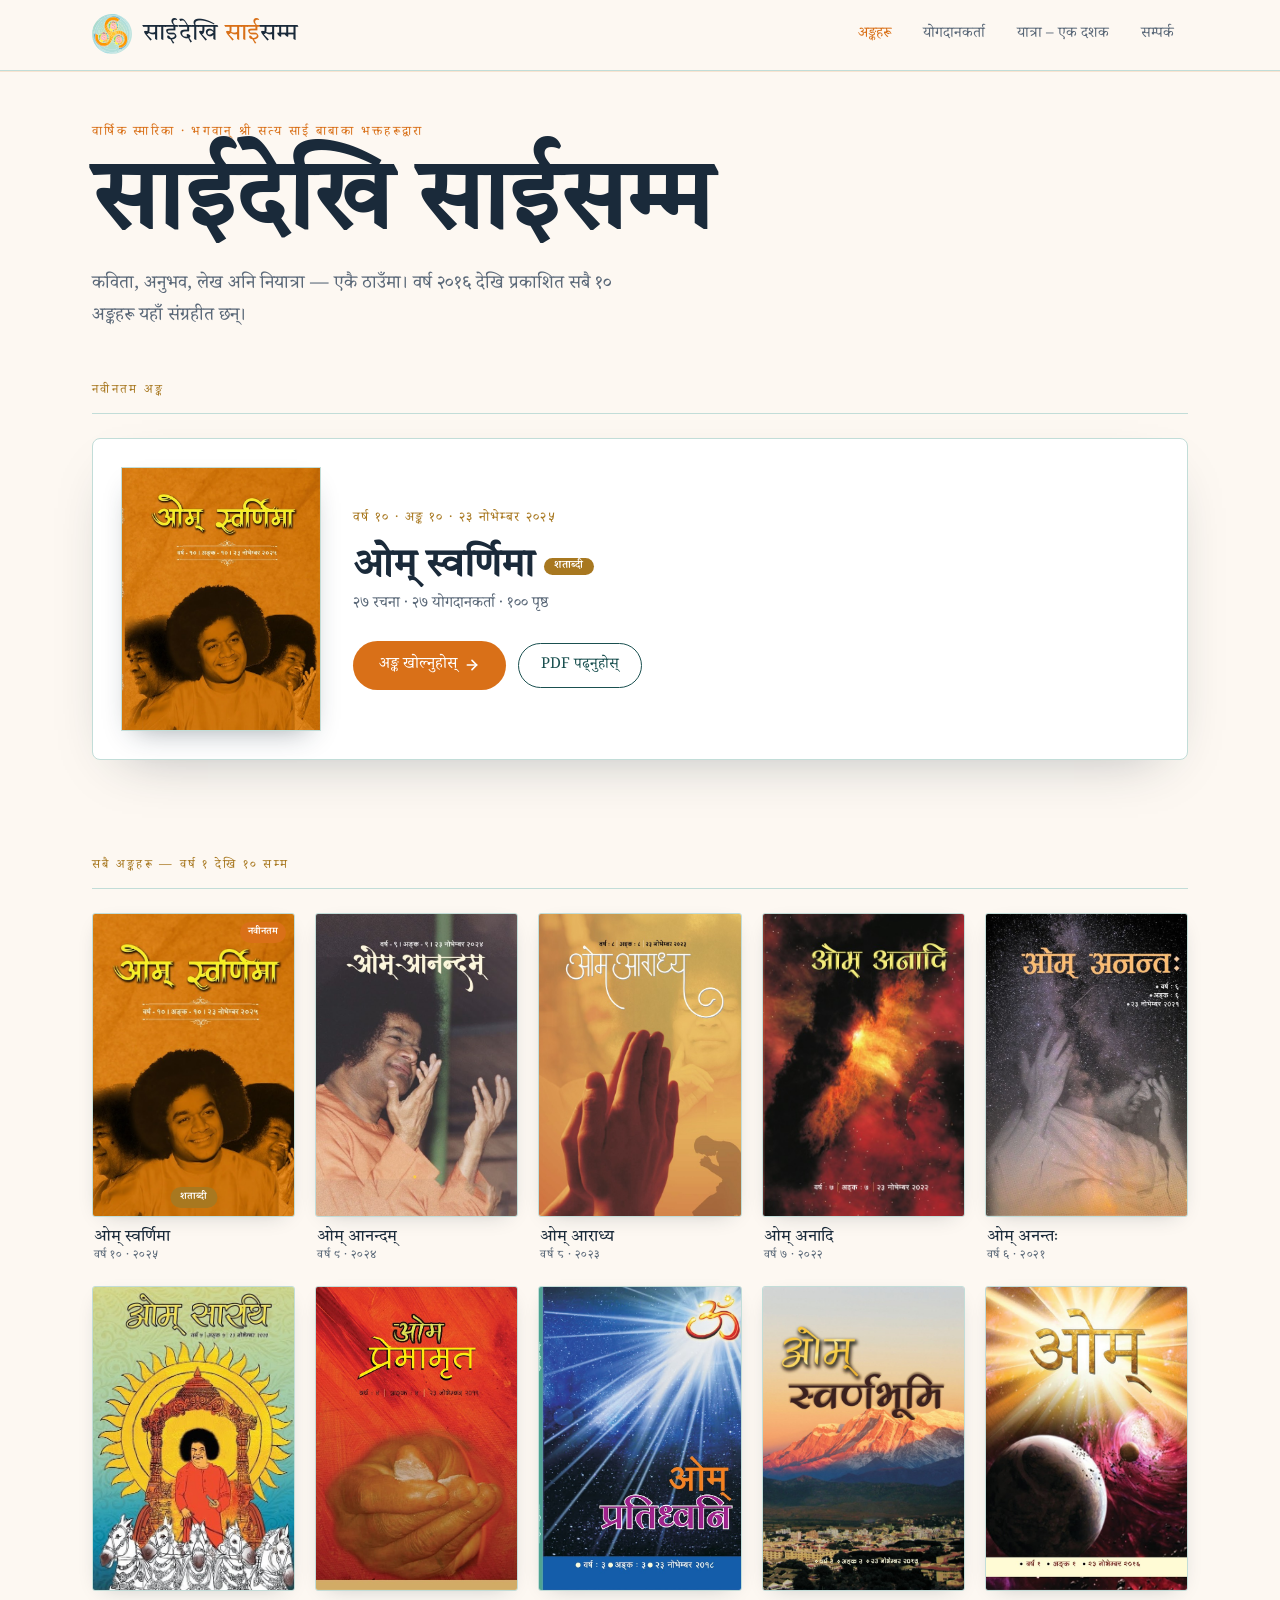
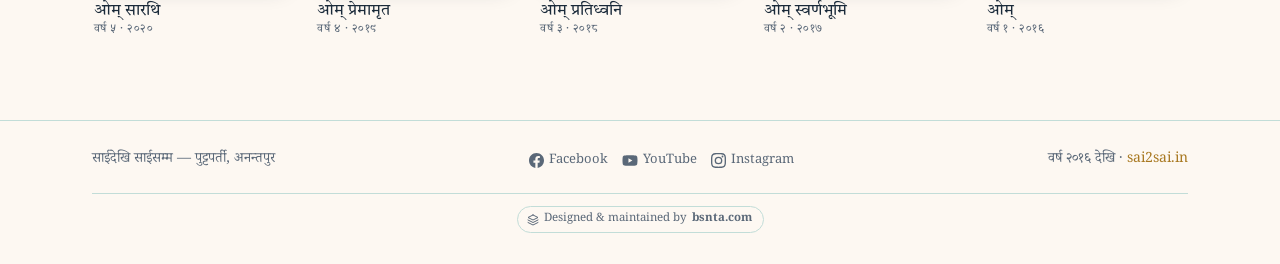
<file: index.html>
<!DOCTYPE html>
<html lang="ne">
<head>
<!-- Google tag (gtag.js) -->
<script async src="https://www.googletagmanager.com/gtag/js?id=G-MQ3K1KY49F"></script>
<script>
  window.dataLayer = window.dataLayer || [];
  function gtag(){dataLayer.push(arguments);}
  gtag('js', new Date());

  gtag('config', 'G-MQ3K1KY49F');
</script>
<meta charset="UTF-8"/>
<meta name="viewport" content="width=device-width, initial-scale=1.0, viewport-fit=cover"/>
<meta name="description" content="साईदेखि साईसम्मको वार्षिक स्मारिका — भगवान् श्री सत्य साई बाबाका भक्तहरूका कविता, अनुभव, लेख अनि नियात्राको संग्रह। वर्ष २०१६ देखि प्रकाशित।"/>
<title>साईदेखि साईसम्म · sai2sai</title>
<link rel="canonical" href="https://www.sai2sai.in/">
<link rel="icon" type="image/png" href="logo/icon-192.png">
<link rel="apple-touch-icon" href="logo/icon-192.png">
<link rel="manifest" href="site.webmanifest">
<meta name="theme-color" content="#FDF8F2">
<meta name="apple-mobile-web-app-title" content="sai2sai">
<meta name="apple-mobile-web-app-capable" content="yes">
<meta name="apple-mobile-web-app-status-bar-style" content="default">
<!-- Open Graph -->
<meta property="og:type" content="website">
<meta property="og:url" content="https://www.sai2sai.in/">
<meta property="og:locale" content="ne_NP">
<meta property="og:title" content="साईदेखि साईसम्म">
<meta property="og:description" content="साईदेखि साईसम्मको वार्षिक स्मारिका — भगवान् श्री सत्य साई बाबाका भक्तहरूका कविता, अनुभव, लेख अनि नियात्राको संग्रह। वर्ष २०१६ देखि प्रकाशित।">
<meta property="og:image" content="https://www.sai2sai.in/covers/v10.jpg">
<meta property="og:image:width" content="800">
<meta property="og:image:height" content="1200">
<meta property="og:site_name" content="साईदेखि साईसम्म">
<!-- Twitter Card -->
<meta name="twitter:card" content="summary_large_image">
<meta name="twitter:title" content="साईदेखि साईसम्म">
<meta name="twitter:description" content="साईदेखि साईसम्मको वार्षिक स्मारिका — भगवान् श्री सत्य साई बाबाका भक्तहरूका कविता, अनुभव, लेख अनि नियात्राको संग्रह।">
<meta name="twitter:image" content="https://www.sai2sai.in/covers/v10.jpg">
<!-- Structured data -->
<script type="application/ld+json">
{
  "@context": "https://schema.org",
  "@type": "WebSite",
  "name": "साईदेखि साईसम्म",
  "alternateName": "sai2sai",
  "url": "https://www.sai2sai.in/",
  "description": "साईदेखि साईसम्मको वार्षिक स्मारिका — भगवान् श्री सत्य साई बाबाका भक्तहरूका कविता, अनुभव, लेख अनि नियात्राको संग्रह। वर्ष २०१६ देखि प्रकाशित।",
  "inLanguage": "ne",
  "publisher": {
    "@type": "Organization",
    "name": "साईदेखि साईसम्म",
    "url": "https://www.sai2sai.in/",
    "logo": {
      "@type": "ImageObject",
      "url": "https://www.sai2sai.in/logo/icon-512.png"
    },
    "sameAs": [
      "https://facebook.com/saidekhisaisamma",
      "https://www.instagram.com/saidekhisaisamma",
      "https://youtube.com/channel/UC_L3Y7owzCub3SPw7At1MWw"
    ]
  }
}
</script>
<link rel="preload" href="css/styles.css" as="style">
<link rel="preconnect" href="https://fonts.googleapis.com">
<link rel="preconnect" href="https://fonts.gstatic.com" crossorigin>
<link href="https://fonts.googleapis.com/css2?family=Tiro+Devanagari+Hindi:ital@0;1&family=Noto+Serif+Devanagari:wght@400;500;600;700&family=Fraunces:opsz,wght@9..144,500;9..144,600&display=swap" rel="stylesheet">
<link rel="stylesheet" href="css/styles.css">
</head>
<body>
<header class="site">
  <div class="site-in">
    <button class="brand" onclick="go('shelf')" aria-label="गृहपृष्ठ">
      <span class="logo-mark" aria-hidden="true"><img src="logo/sai2sai-opt.svg" width="40" height="40" alt=""></span>
      <span class="mark">साईदेखि <span class="two">साई</span>सम्म</span>
    </button>
    <nav class="site-nav" aria-label="मुख्य नेभिगेसन">
      <button class="nav-tab" data-view="shelf" onclick="go('shelf')">अङ्कहरू</button>
      <button class="nav-tab" data-view="allContributors" onclick="go('allContributors',{authorIdx:0})">योगदानकर्ता</button>
      <button class="nav-tab" data-view="journey" onclick="go('journey')"><span class="nav-journey-label">यात्रा – एक दशक</span><span class="nav-journey-short">यात्रा</span></button>
      <button class="nav-tab" data-view="contact" onclick="go('contact')">सम्पर्क</button>
    </nav>
  </div>
</header>

<main id="app" style="min-height:72vh"></main>

<footer class="site">
  <div class="wrap">
    <span>साईदेखि साईसम्म — पुट्टपर्ती, अनन्तपुर</span>
    <nav class="footer-social" aria-label="सामाजिक सञ्जाल">
      <a href="https://facebook.com/saidekhisaisamma" target="_blank" rel="noopener" aria-label="Facebook">
        <svg width="15" height="15" viewBox="0 0 24 24" fill="currentColor" aria-hidden="true"><path d="M24 12.073c0-6.627-5.373-12-12-12s-12 5.373-12 12c0 5.99 4.388 10.954 10.125 11.854v-8.385H7.078v-3.47h3.047V9.43c0-3.007 1.792-4.669 4.533-4.669 1.312 0 2.686.235 2.686.235v2.953H15.83c-1.491 0-1.956.925-1.956 1.874v2.25h3.328l-.532 3.47h-2.796v8.385C19.612 23.027 24 18.062 24 12.073z"/></svg>
        Facebook
      </a>
      <a href="https://youtube.com/channel/UC_L3Y7owzCub3SPw7At1MWw" target="_blank" rel="noopener" aria-label="YouTube">
        <svg width="16" height="15" viewBox="0 0 24 24" fill="currentColor" aria-hidden="true"><path d="M23.498 6.186a3.016 3.016 0 0 0-2.122-2.136C19.505 3.545 12 3.545 12 3.545s-7.505 0-9.377.505A3.017 3.017 0 0 0 .502 6.186C0 8.07 0 12 0 12s0 3.93.502 5.814a3.016 3.016 0 0 0 2.122 2.136c1.871.505 9.376.505 9.376.505s7.505 0 9.377-.505a3.015 3.015 0 0 0 2.122-2.136C24 15.93 24 12 24 12s0-3.93-.502-5.814zM9.545 15.568V8.432L15.818 12l-6.273 3.568z"/></svg>
        YouTube
      </a>
      <a href="https://www.instagram.com/saidekhisaisamma" target="_blank" rel="noopener" aria-label="Instagram">
        <svg width="15" height="15" viewBox="0 0 24 24" fill="currentColor" aria-hidden="true"><path d="M12 2.163c3.204 0 3.584.012 4.85.07 3.252.148 4.771 1.691 4.919 4.919.058 1.265.069 1.645.069 4.849 0 3.205-.012 3.584-.069 4.849-.149 3.225-1.664 4.771-4.919 4.919-1.266.058-1.644.07-4.85.07-3.204 0-3.584-.012-4.849-.07-3.26-.149-4.771-1.699-4.919-4.92-.058-1.265-.07-1.644-.07-4.849 0-3.204.013-3.583.07-4.849.149-3.227 1.664-4.771 4.919-4.919 1.266-.057 1.645-.069 4.849-.069zm0-2.163c-3.259 0-3.667.014-4.947.072-4.358.2-6.78 2.618-6.98 6.98C.014 8.333 0 8.741 0 12c0 3.259.014 3.668.072 4.948.2 4.358 2.618 6.78 6.98 6.98C8.333 23.986 8.741 24 12 24c3.259 0 3.668-.014 4.948-.072 4.354-.2 6.782-2.618 6.979-6.98.059-1.28.073-1.689.073-4.948 0-3.259-.014-3.667-.072-4.947-.196-4.354-2.617-6.78-6.979-6.98C15.668.014 15.259 0 12 0zm0 5.838a6.162 6.162 0 1 0 0 12.324 6.162 6.162 0 0 0 0-12.324zM12 16a4 4 0 1 1 0-8 4 4 0 0 1 0 8zm6.406-11.845a1.44 1.44 0 1 0 0 2.881 1.44 1.44 0 0 0 0-2.881z"/></svg>
        Instagram
      </a>
    </nav>
    <span>वर्ष २०१६ देखि · <a href="http://www.sai2sai.in" target="_blank" rel="noopener">sai2sai.in</a></span>
    <div class="footer-designer">
      <a class="designer-pill" href="https://bsnta.com" target="_blank" rel="noopener" aria-label="Designed &amp; maintained by bsnta.com">
        <svg width="12" height="12" viewBox="0 0 24 24" fill="none" stroke="currentColor" stroke-width="2" stroke-linecap="round" stroke-linejoin="round" aria-hidden="true"><path d="M12 2L2 7l10 5 10-5-10-5z"/><path d="M2 17l10 5 10-5"/><path d="M2 12l10 5 10-5"/></svg>
        Designed &amp; maintained by <strong>bsnta.com</strong>
      </a>
    </div>
  </div>
</footer>

<!-- Data -->
<script src="js/data.js"></script>
<!-- Helpers (depends on data) -->
<script src="js/helpers.js"></script>
<!-- Views (depend on data + helpers) -->
<script src="js/views/shelf.js"></script>
<script src="js/views/volume.js"></script>
<script src="js/views/contributors.js"></script>
<script src="js/views/all-contributors.js"></script>
<script src="js/views/journey.js"></script>
<script src="js/views/pdf.js"></script>
<script src="js/views/contact.js"></script>
<!-- State, router, and app init (depends on everything above) -->
<script src="js/state.js"></script>
<script>
if('serviceWorker' in navigator){
  window.addEventListener('load', () => navigator.serviceWorker.register('/sw.js'));
}
</script>
</body>
</html>
</file>
<file: css/styles.css>
:root{
  --paper:#FDF8F2; --paper2:#EDF5F3; --card:#FFFFFF; --ink:#1A2A3A; --soft:#5A6878;
  --kumkum:#D97018; --indigo:#1A5050; --gold:#A87820; --line:#C2DDD8;
  --leaf:#3A8A50; --plum:#7040A0; --sky:#2870B8;
  --faint:rgba(26,42,58,.04);
}
*{box-sizing:border-box}
html{scroll-behavior:smooth}
body{margin:0;background:var(--paper);color:var(--ink);
  font-family:"Noto Serif Devanagari",serif;font-size:17.5px;line-height:1.7;-webkit-font-smoothing:antialiased}
@media(prefers-reduced-motion:reduce){html{scroll-behavior:auto}*{animation:none!important;transition:none!important}}
:focus-visible{outline:2px solid var(--kumkum);outline-offset:3px;border-radius:2px}
.deva-display{font-family:"Tiro Devanagari Hindi","Noto Serif Devanagari",serif}
.wrap{max-width:1140px;margin:0 auto;padding:0 22px}

/* ── Header ── */
header.site{
  border-bottom:2px solid var(--line);
  border-bottom-color:transparent;
  background:rgba(253,248,242,.96);
  backdrop-filter:blur(10px);
  position:sticky;top:0;z-index:200;
  box-shadow:0 1px 0 0 var(--line), 0 2px 0 0 rgba(217,112,24,.15);
}
.site-in{display:flex;align-items:center;justify-content:space-between;gap:14px;
  max-width:1140px;margin:0 auto;padding:14px 22px;flex-wrap:wrap}
.brand{display:flex;align-items:center;gap:11px;background:none;border:none;cursor:pointer;
  color:inherit;padding:0;font-family:inherit}
.logo-mark{flex-shrink:0;display:flex;align-items:center}
.mark{font-family:"Tiro Devanagari Hindi","Noto Serif Devanagari",serif;font-size:clamp(17px,2.2vw,24px);letter-spacing:.3px}
.mark .two{color:var(--kumkum)}
.mark-sub{font-family:"Tiro Devanagari Hindi",serif;font-size:18px;color:var(--indigo);
  border-left:1px solid var(--line);padding-left:11px;margin-left:2px}

/* ── Footer ── */
footer.site{border-top:1px solid var(--line);padding:28px 0;color:var(--soft);font-size:14px}
footer.site .wrap{display:flex;justify-content:space-between;align-items:center;gap:12px;flex-wrap:wrap}
footer a{color:var(--gold);text-decoration:none}
footer a:hover{text-decoration:underline}
.footer-social{display:flex;gap:14px;align-items:center}
.footer-social a{color:var(--soft);display:inline-flex;align-items:center;gap:5px;
  font-size:13px;transition:color .15s;text-decoration:none!important}
.footer-social a:hover{color:var(--kumkum)}
.footer-social svg{flex-shrink:0}

.designer-pill{display:inline-flex;align-items:center;gap:5px;font-size:11.5px;
  color:var(--soft);text-decoration:none!important;border:1px solid var(--line);
  border-radius:20px;padding:3px 11px 3px 9px;transition:background .15s,color .15s,border-color .15s}
.designer-pill:hover{background:rgba(168,120,32,.07);color:var(--gold)!important;border-color:var(--gold)}
.footer-designer{width:100%;text-align:center;margin-top:8px;padding-top:12px;border-top:1px solid var(--line)}

/* ── Genre chips ── */
.chip{display:inline-block;font-size:12.5px;line-height:1;padding:5px 10px 6px;
  border-radius:100px;letter-spacing:.02em;white-space:nowrap;
  font-family:"Noto Serif Devanagari",serif;font-weight:500}
.g-लेख{background:rgba(26,80,80,.10);color:var(--indigo)}
.g-कविता{background:rgba(217,112,24,.10);color:var(--kumkum)}
.g-अनुभव{background:rgba(58,138,80,.13);color:var(--leaf)}
.g-चिन्तन{background:rgba(168,120,32,.15);color:#8a6818}
.g-नियात्रा{background:rgba(40,112,184,.12);color:var(--sky)}
.g-अन्तर्वार्ता{background:rgba(112,64,160,.12);color:var(--plum)}
.g-सम्पादकीय,.g-प्रकाशकीय{background:rgba(90,104,120,.12);color:var(--soft)}

/* ── Buttons ── */
.btn{font-family:"Noto Serif Devanagari",serif;font-size:16px;background:var(--kumkum);
  color:#fff;border:none;padding:12px 26px;border-radius:100px;cursor:pointer;transition:.16s;
  display:inline-flex;align-items:center;gap:7px;text-decoration:none}
.btn:hover{background:#b85e10}
.btn-outline{font-family:"Noto Serif Devanagari",serif;font-size:15px;background:none;
  color:var(--indigo);border:1.5px solid var(--indigo);padding:10px 22px;border-radius:100px;
  cursor:pointer;transition:.16s;display:inline-flex;align-items:center;gap:6px;text-decoration:none}
.btn-outline:hover{background:var(--indigo);color:#fff}
.pdfbtn{font-family:"Noto Serif Devanagari",serif;font-size:15px;background:var(--indigo);
  color:#fff;border:none;padding:10px 22px;border-radius:100px;cursor:pointer;
  text-decoration:none;display:inline-flex;align-items:center;gap:6px}
.pdfbtn:hover{background:#0f3838}
button svg,a svg{vertical-align:-0.125em;flex-shrink:0}
.btn-row{display:flex;gap:12px;flex-wrap:wrap;align-items:center}
.back{background:none;border:none;color:var(--kumkum);font-family:"Noto Serif Devanagari",serif;
  font-size:15px;cursor:pointer;padding:4px 0;display:inline-flex;align-items:center;gap:4px}
.back:hover{text-decoration:underline}

/* ── Animation ── */
.fade{animation:fadeIn .34s ease}
@keyframes fadeIn{from{opacity:0;transform:translateY(6px)}to{opacity:1;transform:none}}

/* ══════════════ SHELF ══════════════ */
.shelf-hero{padding:52px 0 36px}
.kicker{font-size:13px;letter-spacing:.18em;color:var(--kumkum);margin:0 0 12px;text-transform:uppercase}
.shelf-hero h1{font-family:"Tiro Devanagari Hindi",serif;font-size:clamp(52px,8vw,96px);
  line-height:1;margin:0;letter-spacing:.5px}
.shelf-hero .lead{max-width:56ch;color:var(--soft);margin:18px 0 0;font-size:18.5px}

/* Featured card */
.feat-card{display:grid;grid-template-columns:200px 1fr;gap:32px;
  background:var(--card);border:1px solid var(--line);border-radius:8px;
  box-shadow:0 20px 56px -30px rgba(26,42,58,.38);padding:28px;
  align-items:center;margin-bottom:40px}
.feat-card .cov{width:100%;display:block;border:1px solid var(--line);
  box-shadow:0 12px 28px -14px rgba(26,42,58,.45)}
.feat-card h2{font-family:"Tiro Devanagari Hindi",serif;font-size:38px;margin:0 0 6px;line-height:1.05}
.feat-card .vol-label{font-size:13.5px;letter-spacing:.1em;color:var(--gold);margin:0 0 16px}
.feat-card .stats{color:var(--soft);font-size:15.5px;margin:0 0 22px}

/* Badges */
.badge{display:inline-block;font-size:11px;padding:3px 10px;border-radius:100px;
  letter-spacing:.06em;margin-left:10px;vertical-align:middle;
  font-family:"Noto Serif Devanagari",serif;font-weight:600}
.badge-new{background:var(--kumkum);color:#fff}
.badge-centenary{background:var(--gold);color:#fff}

/* Volume grid */
.vols-section{padding-bottom:80px}
.section-label{font-size:12.5px;letter-spacing:.18em;color:var(--gold);
  border-bottom:1px solid var(--line);padding-bottom:10px;margin-bottom:24px;text-transform:uppercase}
.vols-grid{display:grid;grid-template-columns:repeat(5,1fr);gap:20px}
.vol-card{background:none;border:none;cursor:pointer;padding:0;
  text-align:left;font-family:inherit;color:inherit;display:flex;flex-direction:column}
.vol-card:hover .vol-thumb{transform:translateY(-4px);box-shadow:0 18px 44px -18px rgba(26,42,58,.45)}
.vol-thumb{width:100%;aspect-ratio:2/3;background:var(--paper2);border:1px solid var(--line);
  overflow:hidden;transition:transform .22s,box-shadow .22s;border-radius:3px;
  box-shadow:0 6px 22px -12px rgba(26,42,58,.32);position:relative}
.vol-thumb img{width:100%;height:100%;object-fit:cover;display:block}
.vol-sticker{position:absolute;top:8px;right:8px;font-size:10px;padding:3px 8px;
  border-radius:100px;font-family:"Noto Serif Devanagari",serif;font-weight:600}
.vol-sticker-c{position:absolute;bottom:8px;left:50%;transform:translateX(-50%);
  font-size:10px;padding:3px 10px;border-radius:100px;
  font-family:"Noto Serif Devanagari",serif;font-weight:600;white-space:nowrap}
.vol-info-chip{padding:10px 2px 0}
.vol-info-chip .vi-num{font-family:"Tiro Devanagari Hindi",serif;font-size:16px;color:var(--ink);line-height:1.25}
.vol-info-chip .vi-year{font-size:12px;color:var(--soft);letter-spacing:.04em}
.vol-info-chip .vi-tag{font-size:11px;color:var(--leaf);margin-top:3px;letter-spacing:.01em}

/* ══════════════ VOLUME VIEW ══════════════ */
.back-bar{padding:16px 0 4px}
.reader{display:grid;grid-template-columns:360px 1fr;gap:40px;
  padding:6px 0 80px;align-items:start}
.toc{position:sticky;top:68px;max-height:calc(100vh - 88px);
  overflow-y:auto;scrollbar-width:thin;scrollbar-color:var(--line) transparent}
.toc .yr{font-family:"Tiro Devanagari Hindi",serif;font-size:34px;line-height:1.1;color:var(--ink)}
.toc .vr{font-size:13px;letter-spacing:.1em;color:var(--gold);margin:4px 0 6px}
.toc .meta{font-size:14px;color:var(--soft);margin-bottom:14px}
.toc-actions{display:flex;gap:8px;margin-bottom:16px;flex-wrap:wrap}
.toc-label{font-size:12px;letter-spacing:.18em;color:var(--gold);
  border-bottom:1px solid var(--line);padding-bottom:8px;margin:16px 0 4px;text-transform:uppercase}
.toc-list{list-style:none;margin:0;padding:0}
.ti{border:none;background:none;width:100%;text-align:left;font-family:inherit;color:inherit;
  cursor:pointer;padding:9px 10px 10px 12px;display:grid;
  grid-template-columns:32px 1fr;gap:10px;border-left:2px solid transparent;transition:.14s}
.ti:hover{background:var(--paper2)}
.ti[aria-current="true"]{border-left-color:var(--kumkum);background:var(--paper2)}
.ti .pg{font-family:"Tiro Devanagari Hindi",serif;font-size:15px;color:var(--gold);
  text-align:right;padding-top:2px}
.ti .tt{font-size:15.5px;line-height:1.35}
.ti .au{display:block;font-size:13px;color:var(--soft);margin-top:2px}
.ti .cw{display:flex;align-items:baseline;gap:8px;flex-wrap:wrap}

/* Colophon — field list in the credits card */
.colophon{margin:0;padding:0}
.colo-row{padding:6px 0;border-bottom:1px solid var(--line);display:flex;flex-direction:column;gap:2px}
.colo-key{font-size:10px;letter-spacing:.14em;color:var(--gold);text-transform:uppercase;
  font-family:"Noto Serif Devanagari",serif}
.colo-val{font-size:13px;color:var(--ink);line-height:1.5}
/* Credits card — separate block below the article, pinned to the right column */
.reader-colo{grid-column:2;padding:18px clamp(14px,3vw,32px) 20px;
  border:1px solid var(--line);border-radius:6px;background:var(--paper2)}
/* Colophon inside no-articles panel */
.na-body .colophon{margin-top:20px;padding-top:16px;border-top:1px solid var(--line)}

/* Article page */
.page{background:var(--card);border:1px solid var(--line);border-radius:6px;
  box-shadow:0 18px 50px -30px rgba(26,42,58,.38);
  padding:28px clamp(16px,3.5vw,42px) 32px;scroll-margin-top:76px}

/* Minimal article prev/next nav */
.art-nav{display:flex;justify-content:space-between;gap:10px;
  margin-top:22px;padding-top:14px;border-top:1px solid var(--line)}
.art-navbtn{background:none;border:none;color:var(--soft);cursor:pointer;
  font-family:"Noto Serif Devanagari",serif;font-size:13px;padding:2px 0;
  display:flex;align-items:center;gap:5px;transition:color .15s;max-width:47%;line-height:1.35}
.art-navbtn:hover:not(:disabled){color:var(--kumkum)}
.art-navbtn:disabled{opacity:.22;cursor:default;pointer-events:none}
.art-navbtn .ant{overflow:hidden;text-overflow:ellipsis;white-space:nowrap}
.art-navbtn.next{text-align:right;justify-content:flex-end}
.art-head{border-bottom:1px solid var(--line);padding-bottom:24px;margin-bottom:28px;overflow:hidden}
.art-pg{float:right;font-family:"Tiro Devanagari Hindi",serif;color:var(--gold);font-size:16px}
.art-title{font-family:"Tiro Devanagari Hindi",serif;font-size:clamp(26px,4.2vw,44px);
  line-height:1.12;margin:14px 0 14px;letter-spacing:.3px}
.art-by{font-size:18px;color:var(--indigo)}
.art-by b{font-family:"Tiro Devanagari Hindi",serif;font-weight:400}
.art-place{color:var(--soft);font-size:15px;margin-top:2px}

/* PDF view within article */
.pdf-view{display:flex;flex-direction:column;align-items:center;gap:16px;
  padding:36px 0 28px;text-align:center}
.pdf-icon{opacity:.45;line-height:1;display:flex;justify-content:center;color:var(--kumkum)}
.pdf-note{font-size:15.5px;color:var(--soft);max-width:46ch;line-height:1.65;margin:0}

/* No-content panel */
.no-articles{padding:40px 32px;background:var(--card);border:1px solid var(--line);border-radius:6px;
  box-shadow:0 18px 50px -30px rgba(26,42,58,.38);display:flex;gap:34px;align-items:flex-start}
.na-cover{flex-shrink:0;width:160px}
.na-cover img{width:100%;display:block;border:1px solid var(--line);
  box-shadow:0 8px 20px -12px rgba(26,42,58,.40)}
.na-body h2{font-family:"Tiro Devanagari Hindi",serif;font-size:34px;margin:0 0 6px;line-height:1.1}
.na-label{font-size:13.5px;letter-spacing:.1em;color:var(--gold);margin-bottom:4px}
.na-desc{font-size:16px;color:var(--soft);line-height:1.65;margin:0 0 22px}
.na-soon{margin-top:28px;padding-top:24px;border-top:1px solid var(--line);
  display:flex;gap:18px;align-items:flex-start}
.na-soon .om{font-family:"Tiro Devanagari Hindi",serif;font-size:36px;
  color:var(--kumkum);opacity:.35;line-height:1;flex-shrink:0}
.na-soon-text h3{font-family:"Tiro Devanagari Hindi",serif;font-size:22px;color:var(--ink);margin:0 0 6px}
.na-soon-text p{font-size:15px;color:var(--soft);margin:0;line-height:1.6}


/* ══════════════ CONTRIBUTORS ══════════════ */
.contrib{display:grid;grid-template-columns:280px 1fr;gap:40px;padding:16px 0 80px;align-items:start}
.az{position:sticky;top:68px}
.az h2{font-family:"Tiro Devanagari Hindi",serif;font-size:32px;margin:0 0 4px}
.az .hint{color:var(--soft);font-size:14px;margin:0 0 16px;line-height:1.6}
.az-list{list-style:none;margin:0;padding:0;
  max-height:calc(100vh - 260px);overflow-y:auto;scrollbar-width:thin;scrollbar-color:var(--line) transparent}
.azi{border:none;background:none;width:100%;text-align:left;cursor:pointer;color:inherit;
  font-family:inherit;padding:10px 0;border-bottom:1px solid var(--line);transition:.14s;
  display:flex;justify-content:space-between;align-items:baseline;gap:8px}
.azi:hover{padding-left:6px;color:var(--kumkum)}
.azi[aria-current="true"]{color:var(--kumkum)}
.azi .nm{font-family:"Tiro Devanagari Hindi",serif;font-size:18px}
.azi .ct{font-size:12px;color:var(--soft);white-space:nowrap}
.azi .pl{font-size:12.5px;color:var(--soft);flex-shrink:0;max-width:120px;overflow:hidden;text-overflow:ellipsis;white-space:nowrap}
.mala{display:flex;flex-direction:column;gap:4px}
.who{font-family:"Tiro Devanagari Hindi",serif;font-size:36px;margin:0 0 2px;line-height:1.1}
.who-pl{color:var(--soft);font-size:15px;margin:0 0 2px}
.who-n{font-size:14px;color:var(--gold);letter-spacing:.06em;margin:0 0 22px}
.thread{display:flex;flex-direction:column;gap:12px}
.bead{background:var(--card);border:1px solid var(--line);padding:16px 20px;
  text-align:left;cursor:pointer;font-family:inherit;color:inherit;transition:.15s;
  border-radius:5px;width:100%}
.bead:hover{border-color:var(--kumkum);box-shadow:0 4px 14px -8px rgba(217,112,24,.28)}
.bt{font-family:"Tiro Devanagari Hindi",serif;font-size:20px;margin:6px 0 6px;line-height:1.25}
.bm{font-size:13px;color:var(--soft)}

/* ══════════════ RESPONSIVE ══════════════ */
/* TOC list section — groups label + article list */
.toc-list-section{margin-top:18px}

@media(max-width:960px){
  .vols-grid{grid-template-columns:repeat(3,1fr);gap:14px}
  /* Dissolve <aside class="toc"> so its children become flex items of .reader */
  .reader{display:flex;flex-direction:column;gap:20px;padding:6px 0 60px}
  .toc{display:contents}
  /* Article comes before the TOC list on mobile */
  .page{order:5}
  .reader-colo{order:6}
  .toc-list-section{order:10;margin-top:0;border-top:1px solid var(--line);padding-top:16px}
  .contrib{grid-template-columns:1fr}
  .az{position:static}
  .az-list{max-height:280px}
}
@media(max-width:640px){
  .vols-grid{grid-template-columns:repeat(2,1fr);gap:12px}
  .feat-card{grid-template-columns:110px 1fr;gap:16px;padding:18px}
  .feat-card h2{font-size:22px}
  .no-articles{flex-direction:column}
  .na-cover{width:120px}
  .shelf-hero{padding:36px 0 24px}
  .nav-journey-label{display:none}
  .nav-journey-short{display:inline!important}
}

/* ══════════════ PDF READER ══════════════ */

/* PDF mode: hide chrome on all devices so reader owns the full viewport */
body.in-pdf header.site{display:none}
body.in-pdf footer.site{display:none}
body.in-pdf #app{min-height:0}

.pdf-layout{display:grid;grid-template-columns:1fr 280px;grid-template-rows:1fr;height:100vh;height:100dvh;overflow:hidden}
.pdf-main{grid-column:1;grid-row:1}
.pdf-sidebar{grid-column:2;grid-row:1;overflow:hidden;border-left:1px solid var(--line);background:var(--card);display:flex;flex-direction:column}
.pdf-sb-head{padding:16px 18px 12px;border-bottom:1px solid var(--line);flex-shrink:0}
.pdf-sb-title{font-family:"Tiro Devanagari Hindi",serif;font-size:16px;color:var(--ink);margin:0 0 3px;line-height:1.2}
.pdf-sb-sub{font-size:13px;color:var(--soft);margin:0}
.pdf-sb-filter{padding:10px 14px;border-bottom:1px solid var(--line);flex-shrink:0}
.pdf-sb-filter select{width:100%;font-size:13.5px;padding:6px 10px;border:1px solid var(--line);
  border-radius:8px;background:var(--paper);color:var(--ink);font-family:"Noto Serif Devanagari",serif}
.pdf-toc{list-style:none;margin:0;padding:6px 0;overflow-y:auto;flex:1;
  scrollbar-width:thin;scrollbar-color:var(--line) transparent;
  -webkit-overflow-scrolling:touch}
.pdf-tg{padding:10px 16px 4px;font-size:11px;letter-spacing:.14em;color:var(--gold);
  text-transform:uppercase;font-family:"Noto Serif Devanagari",serif;flex-shrink:0}
.pdf-ti{display:flex;align-items:flex-start;gap:10px;padding:9px 14px 9px 12px;
  cursor:pointer;border:none;background:none;width:100%;text-align:left;
  border-left:3px solid transparent;transition:.15s;color:inherit;font-family:inherit}
.pdf-ti:hover{background:var(--faint)}
.pdf-ti[aria-current="true"]{background:rgba(217,112,24,.08);border-left-color:var(--kumkum)}
.pdf-ti-body{flex:1;min-width:0}
.pdf-ti-title{font-size:14px;color:var(--ink);line-height:1.35;font-family:"Noto Serif Devanagari",serif}
.pdf-ti-auth{font-size:12px;color:var(--soft);margin-top:2px;white-space:nowrap;overflow:hidden;text-overflow:ellipsis}
.pdf-ti-pg{font-size:13px;color:var(--gold);flex-shrink:0;font-variant-numeric:tabular-nums;padding-top:1px}

.pdf-main{display:flex;flex-direction:column;overflow:hidden}
.pdf-bar{display:flex;align-items:center;gap:6px;padding:8px 12px;
  border-bottom:1px solid var(--line);background:var(--card);flex-shrink:0}
.pdf-back{background:none;border:1px solid var(--line);color:var(--soft);
  font-size:13.5px;padding:5px 12px;border-radius:6px;cursor:pointer;
  font-family:"Noto Serif Devanagari",serif;transition:.15s;white-space:nowrap;
  display:inline-flex;align-items:center;gap:5px}
.pdf-back:hover{border-color:var(--ink);color:var(--ink)}

.pdf-pgbtn{width:30px;height:30px;border-radius:7px;border:1px solid var(--line);
  background:var(--card);color:var(--ink);cursor:pointer;font-size:17px;
  display:flex;align-items:center;justify-content:center;transition:.15s;line-height:1}
@media(hover:hover){.pdf-pgbtn:hover:not(:disabled){background:var(--indigo);color:#fff;border-color:var(--indigo)}}
.pdf-pgbtn:active:not(:disabled){background:var(--indigo);color:#fff;border-color:var(--indigo)}
.pdf-pgbtn:disabled{opacity:.28;cursor:default}
.pdf-pginput{width:46px;text-align:center;border:1px solid var(--line);border-radius:6px;
  padding:5px 4px;font-size:14px;background:var(--paper);color:var(--ink);
  font-family:"Noto Serif Devanagari",serif}
.pdf-pgtotal{font-size:13.5px;color:var(--soft);white-space:nowrap}
.pdf-zoom{display:flex;align-items:center;gap:5px;margin-left:10px}
.pdf-zbtn{width:28px;height:28px;border-radius:6px;border:1px solid var(--line);
  background:var(--card);color:var(--ink);cursor:pointer;font-size:15px;
  display:flex;align-items:center;justify-content:center;transition:.15s;line-height:1}
@media(hover:hover){.pdf-zbtn:hover{background:var(--paper2)}}
.pdf-zbtn:active{background:var(--paper2)}
.pdf-zlabel{font-size:12.5px;color:var(--soft);min-width:38px;text-align:center}
.pdf-fitbtn{font-size:11px;padding:0 8px;width:auto;letter-spacing:.04em}
.pdf-zbtn:disabled{opacity:.28;cursor:default}

/* article breadcrumb in toolbar */
.pdf-crumb{flex:1;min-width:0;font-size:12.5px;color:var(--soft);overflow:hidden;
  text-overflow:ellipsis;white-space:nowrap;text-align:center;padding:0 6px;
  font-family:"Noto Serif Devanagari",serif}
.pdf-crumb-genre{font-size:10.5px;color:var(--gold);margin-right:5px;
  letter-spacing:.06em;font-family:"Noto Serif Devanagari",serif;opacity:.85}

/* sidebar collapse toggle */
.pdf-sbtoggle{height:30px;padding:0 10px;border-radius:6px;border:1px solid var(--line);
  background:var(--card);color:var(--soft);cursor:pointer;font-size:12.5px;
  display:flex;align-items:center;gap:4px;transition:.15s;line-height:1;flex-shrink:0;
  font-family:"Noto Serif Devanagari",serif;white-space:nowrap}
.pdf-sbtoggle:hover{background:var(--paper2);color:var(--ink)}
@media(max-width:800px){.pdf-sbtoggle{display:none}}
.pdf-layout.sb-hidden{grid-template-columns:1fr}
.pdf-layout.sb-hidden .pdf-sidebar{display:none}

/* reading progress bar */
.pdf-progress{height:3px;background:var(--line);flex-shrink:0;overflow:hidden}
.pdf-progress-bar{height:100%;background:var(--kumkum);width:0%;
  transition:width .3s ease;border-radius:0 2px 2px 0}

/* ── Canvas area ── */
.pdf-canvas-area{flex:1;overflow:auto;background:#171c27;display:flex;
  justify-content:center;align-items:flex-start;padding:32px 20px}

/* ── Desktop side prev/next nav ── */
.pdf-canvas-outer{display:flex;flex-direction:row;flex:1;overflow:hidden;background:#171c27}
.pdf-sidenav{flex-shrink:0;width:52px;height:96px;align-self:center;
  border:none;border-radius:12px;
  background:var(--card);color:var(--ink);
  cursor:pointer;
  display:flex;align-items:center;justify-content:center;
  font-size:26px;
  box-shadow:0 2px 16px rgba(0,0,0,.18);
  transition:background .15s,color .15s,box-shadow .15s,opacity .15s;
  opacity:.88;margin:0 10px}
.pdf-sidenav:hover:not(:disabled){opacity:1;background:var(--gold);color:#fff;box-shadow:0 4px 22px rgba(0,0,0,.26)}
.pdf-sidenav:disabled{opacity:.22;cursor:default}
@media(max-width:800px){.pdf-sidenav{display:none}.pdf-canvas-outer{display:contents}}
.pdf-flip-stage{display:grid;perspective:1200px;flex-shrink:0}
.pdf-page-wrap{grid-area:1/1;position:relative;backface-visibility:hidden;
  box-shadow:0 12px 60px rgba(0,0,0,.70),0 4px 16px rgba(0,0,0,.40);background:#fff;line-height:0}
.pdf-page-wrap canvas{display:block}
/* old page folds away, revealing new page beneath — like a real book */
@keyframes pdf-exit-fwd{
  0%  {transform:rotateY(0deg);opacity:1}
  80% {opacity:1}
  100%{transform:rotateY(-90deg);opacity:0}
}
@keyframes pdf-exit-bwd{
  0%  {transform:rotateY(0deg);opacity:1}
  80% {opacity:1}
  100%{transform:rotateY(90deg);opacity:0}
}
.pdf-turn-exit-fwd{animation:pdf-exit-fwd .4s ease-in both;transform-origin:left center}
.pdf-turn-exit-bwd{animation:pdf-exit-bwd .4s ease-in both;transform-origin:right center}
.pdf-loading{display:flex;flex-direction:column;align-items:center;justify-content:center;
  gap:18px;color:var(--soft);font-size:15px;min-height:300px}
.pdf-spinner{width:34px;height:34px;border:3px solid var(--line);
  border-top-color:var(--kumkum);border-radius:50%;animation:pdfSpin .65s linear infinite}
@keyframes pdfSpin{to{transform:rotate(360deg)}}
.pdf-err{text-align:center;color:var(--kumkum);font-size:15px;padding:48px 24px}
.pdf-err .ei{font-size:42px;margin-bottom:14px;opacity:.5}

/* ── Bottom page-navigation bar ── */
.pdf-bottom-bar{
  display:flex;align-items:center;justify-content:center;gap:10px;
  height:52px;flex-shrink:0;
  background:var(--card);border-top:1px solid var(--line);
  padding:0 16px;position:relative}
.pdf-bb-hint{
  position:absolute;right:16px;
  font-size:12px;color:var(--soft);
  font-family:"Noto Serif Devanagari",serif;
  letter-spacing:.02em}
@media(max-width:600px){.pdf-bb-hint{display:none}}
.pdf-layout.fullpage .pdf-bottom-bar{display:none}

@media(max-width:800px){
  .pdf-layout{grid-template-columns:1fr;grid-template-rows:1fr clamp(220px,30vw,270px)}
  .pdf-main{grid-column:1;grid-row:1}
  .pdf-sidebar{grid-column:1;grid-row:2;border-left:none;border-top:1px solid var(--line)}
  .pdf-sb-head{display:block;padding:9px 14px 7px}
  .pdf-sb-head .pdf-sb-sub{display:none}
  .pdf-sb-filter{display:none}
  .pdf-zoom .pdf-zlabel,.pdf-zoom .pdf-fitbtn{display:none}
  .pdf-crumb{display:none}
  .pdf-bottom-bar{height:46px}
}
@media(max-width:480px){
  .pdf-layout{grid-template-rows:1fr 200px}
  .pdf-bar{padding:7px 10px;gap:5px}
  .pdf-canvas-area{padding:16px 6px}
  .pdf-fullbtn{width:34px;height:34px}
  .pdf-bottom-bar{height:42px;gap:8px}
}

/* ── PDF fullpage mode ── */
.pdf-layout.fullpage{
  grid-template-columns:1fr 300px;
  grid-template-rows:1fr;
  position:fixed;inset:0;z-index:300;
  height:100vh;height:100dvh}
.pdf-layout.fullpage .pdf-sidebar{display:flex}
.pdf-layout.fullpage .pdf-bar{display:none}
.pdf-layout.fullpage .pdf-canvas-area{
  padding:max(20px,env(safe-area-inset-top,0px)) max(12px,env(safe-area-inset-right,0px)) 88px max(12px,env(safe-area-inset-left,0px))
}
/* TOC hidden state in fullpage */
.pdf-layout.fullpage.sb-hidden{grid-template-columns:1fr}
.pdf-layout.fullpage.sb-hidden .pdf-sidebar{display:none}
/* Mobile fullpage: full-width canvas, TOC via drawer overlay */
@media(max-width:800px){
  .pdf-layout.fullpage{grid-template-columns:1fr}
  .pdf-layout.fullpage .pdf-sidebar{display:none}
}
.pdf-fullbtn{width:28px;height:28px;border-radius:6px;border:1px solid var(--line);
  background:var(--card);color:var(--soft);cursor:pointer;font-size:14px;
  display:flex;align-items:center;justify-content:center;transition:.15s;line-height:1;
  margin-left:2px;flex-shrink:0}
.pdf-fullbtn:hover{background:var(--paper2);color:var(--ink)}
.pdf-sep{width:1px;height:18px;background:var(--line);flex-shrink:0;margin:0 2px}
@media(max-width:800px){.pdf-sep{display:none}}

/* Float nav pill (shown only in fullpage) */
.pdf-float-nav{position:fixed;
  bottom:max(28px, calc(env(safe-area-inset-bottom, 0px) + 14px));
  left:50%;transform:translateX(-50%);
  display:flex;align-items:center;gap:6px;
  background:rgba(26,42,58,.90);backdrop-filter:blur(10px);-webkit-backdrop-filter:blur(10px);
  border-radius:100px;padding:8px 14px;z-index:310;
  opacity:0;pointer-events:none;
  transition:opacity .25s, left .28s ease;
  max-width:calc(100vw - 24px);overflow:hidden}
@media(min-width:801px){
  .pdf-layout.fullpage:not(.sb-hidden) .pdf-float-nav{left:calc(50% - 150px)}
}
.pdf-float-nav.visible{opacity:1;pointer-events:auto}
.pfn-btn{width:34px;height:34px;border-radius:50%;border:none;
  background:rgba(255,255,255,.12);color:#e8f4f2;cursor:pointer;
  font-size:18px;display:flex;align-items:center;justify-content:center;transition:.15s;line-height:1}
@media(hover:hover){.pfn-btn:hover:not(:disabled){background:rgba(255,255,255,.24)}}
.pfn-btn:active:not(:disabled){background:rgba(255,255,255,.24)}
.pfn-btn:disabled{opacity:.28;cursor:default}
.pfn-input{width:42px;text-align:center;background:rgba(255,255,255,.1);
  color:#e8f4f2;border:1px solid rgba(255,255,255,.2);border-radius:8px;
  padding:5px 4px;font-size:14px;font-family:"Noto Serif Devanagari",serif}
.pfn-of{font-size:13px;color:rgba(220,242,240,.7);white-space:nowrap}
.pfn-sep{width:1px;height:20px;background:rgba(255,255,255,.18);margin:0 4px}
.pfn-toc-btn{font-size:13px;color:rgba(220,242,240,.85);background:none;border:none;
  cursor:pointer;padding:4px 10px;border-radius:20px;font-family:"Noto Serif Devanagari",serif;
  transition:.15s;white-space:nowrap;min-width:34px;min-height:34px;
  display:flex;align-items:center;gap:4px}
.pfn-toc-btn:hover{background:rgba(255,255,255,.14)}
.pfn-toc-label{display:inline}
.pfn-exit{font-size:18px;color:rgba(220,242,240,.7);background:none;border:none;
  cursor:pointer;padding:2px 4px;border-radius:20px;transition:.15s;line-height:1}
.pfn-exit:hover{color:#e8f4f2}
.pfn-zm{font-size:20px;width:30px;height:30px}
.pfn-fit{font-size:11px;font-weight:700;letter-spacing:.04em;color:rgba(220,242,240,.85);
  background:rgba(255,255,255,.1);border:1px solid rgba(255,255,255,.2);border-radius:8px;
  cursor:pointer;padding:3px 8px;white-space:nowrap;transition:.15s;line-height:1}
.pfn-fit:hover{background:rgba(255,255,255,.22)}

/* TOC drawer */
.pdf-toc-drawer{position:fixed;top:0;right:0;width:min(340px,92vw);height:100vh;height:100dvh;
  background:var(--card);border-left:1px solid var(--line);
  z-index:320;transform:translateX(100%);transition:transform .28s cubic-bezier(.25,.8,.25,1);
  display:flex;flex-direction:column;overflow:hidden;
  padding-top:env(safe-area-inset-top,0px);
  padding-bottom:env(safe-area-inset-bottom,0px)}
.pdf-toc-drawer.open{transform:none}
.pdf-drawer-head{display:flex;align-items:center;justify-content:space-between;
  padding:14px 18px;border-bottom:1px solid var(--line);flex-shrink:0}
.pdf-drawer-title{font-family:"Tiro Devanagari Hindi",serif;font-size:16px;margin:0;color:var(--ink)}
.pdf-drawer-close{background:none;border:none;cursor:pointer;font-size:22px;line-height:1;
  color:var(--soft);padding:4px;border-radius:6px;transition:.15s}
.pdf-drawer-close:hover{color:var(--ink)}
.pdf-drawer-overlay{position:fixed;inset:0;background:rgba(26,42,58,.36);
  z-index:315;opacity:0;pointer-events:none;transition:opacity .25s}
.pdf-drawer-overlay.open{opacity:1;pointer-events:auto}
@media(max-width:420px){
  .pfn-toc-label{display:none}
  .pfn-input{width:36px}
  .pfn-of{font-size:12px}
  .pdf-float-nav{gap:4px;padding:8px 10px}
}

/* ── Header Nav Tabs ── */
.site-nav{display:flex;gap:4px;align-items:center}
.nav-tab{font-family:"Noto Serif Devanagari",serif;font-size:15px;background:none;border:none;
  cursor:pointer;color:var(--soft);padding:7px 14px;border-radius:100px;transition:.15s;
  display:inline-flex;align-items:center;gap:5px}
.nav-tab:hover{color:var(--ink);background:rgba(26,42,58,.06)}
.nav-tab[aria-current="true"]{color:var(--kumkum)}
.nav-journey-short{display:none}

/* ══════════════ ALL CONTRIBUTORS ══════════════ */
.caz-search{width:100%;border:1px solid var(--line);border-radius:8px;padding:8px 12px;
  font-size:14.5px;font-family:"Noto Serif Devanagari",serif;background:var(--paper);
  color:var(--ink);margin-bottom:12px;box-sizing:border-box}
.caz-search:focus{outline:2px solid var(--kumkum);outline-offset:2px}
.caz-empty{padding:14px 4px;font-size:14px;color:var(--soft);text-align:center}
.cpro-panel{display:flex;flex-direction:column}
.cpro-head{display:flex;gap:22px;align-items:flex-start;margin-bottom:24px;padding-bottom:20px;border-bottom:1px solid var(--line)}
.cpro-cover{flex-shrink:0;width:88px}
.cpro-cover img{width:100%;aspect-ratio:2/3;object-fit:cover;display:block;border:1px solid var(--line);
  box-shadow:0 6px 18px -10px rgba(26,42,58,.40)}
.cpro-meta{flex:1;min-width:0}
.cpro-name{font-family:"Tiro Devanagari Hindi",serif;font-size:34px;line-height:1.1;margin:0 0 4px}
.cpro-pl{color:var(--soft);font-size:15px;margin:0 0 4px}
.cpro-stat{font-size:13.5px;color:var(--gold);letter-spacing:.05em;margin:0}
.vol-grp{margin-bottom:8px}
.vol-grp-hd{font-size:11.5px;letter-spacing:.16em;color:var(--gold);text-transform:uppercase;
  padding:16px 0 8px;border-top:1px solid var(--line);display:flex;align-items:baseline;gap:9px}
.vol-grp-hd .vgn{font-family:"Tiro Devanagari Hindi",serif;font-size:16px;color:var(--ink);
  letter-spacing:0;text-transform:none}
.vol-thread{display:flex;flex-direction:column;gap:10px;margin-bottom:6px}

/* ══════════════ JOURNEY / DECADE ══════════════ */
.journey-hero{padding:52px 0 40px;border-bottom:1px solid var(--line);margin-bottom:48px}
.journey-hero .kicker{margin-bottom:10px}
.journey-hero h1{font-family:"Tiro Devanagari Hindi",serif;font-size:clamp(34px,6vw,72px);
  line-height:1.05;margin:0 0 10px;letter-spacing:.4px}
.journey-hero .subtitle{font-family:"Tiro Devanagari Hindi",serif;font-size:clamp(20px,3vw,32px);
  color:var(--indigo);margin:0 0 18px;letter-spacing:.2px}
.journey-hero .lead{max-width:60ch;color:var(--soft);font-size:17px;margin:0}
.journey-wrap{max-width:780px;margin:0 auto;padding-bottom:80px}
.journey-section{margin-bottom:48px}
.journey-section h2{font-family:"Tiro Devanagari Hindi",serif;font-size:clamp(22px,3.2vw,32px);
  color:var(--indigo);margin:0 0 16px;line-height:1.2;padding-bottom:10px;border-bottom:2px solid var(--line)}
.journey-section h3{font-family:"Tiro Devanagari Hindi",serif;font-size:clamp(18px,2.4vw,24px);
  color:var(--ink);margin:28px 0 10px;line-height:1.25}
.journey-section p{margin:0 0 18px;color:var(--ink);line-height:1.85;font-size:17px}
.journey-section p:last-child{margin-bottom:0}
.timeline-entry{display:grid;grid-template-columns:130px 1fr;gap:20px;margin-bottom:28px;
  padding-bottom:28px;border-bottom:1px solid rgba(194,221,216,.5)}
.timeline-entry:last-child{border-bottom:none}
.te-date{padding-top:3px}
.te-date-chip{display:inline-block;background:rgba(217,112,24,.08);color:var(--kumkum);
  font-size:12.5px;padding:5px 10px 6px;border-radius:6px;line-height:1.35;
  font-family:"Noto Serif Devanagari",serif;letter-spacing:.01em}
.te-body p{margin:0 0 12px;font-size:16.5px;line-height:1.85;color:var(--ink)}
.te-body p:last-child{margin-bottom:0}
.journey-name-list{list-style:none;margin:12px 0 0;padding:0}
.journey-name-list li{padding:5px 0;font-size:16px;color:var(--ink);border-bottom:1px solid rgba(194,221,216,.4)}
.journey-name-list li:last-child{border-bottom:none}
.journey-name-list li::before{content:"·";color:var(--kumkum);margin-right:8px}
.om-series-grid{display:grid;grid-template-columns:repeat(auto-fill,minmax(200px,1fr));gap:14px;margin-top:20px}
.om-card{background:var(--card);border:1px solid var(--line);padding:16px 18px;
  border-radius:6px;position:relative;overflow:hidden;
  cursor:pointer;font-family:inherit;color:inherit;text-align:left;width:100%;
  transition:box-shadow .18s, border-color .15s, transform .18s}
.om-card:hover{border-color:var(--kumkum);box-shadow:0 6px 24px -12px rgba(26,42,58,.35);transform:translateY(-2px)}
.om-card::before{content:"";position:absolute;left:0;top:0;bottom:0;width:3px;background:var(--kumkum)}
.om-card-num{font-size:11.5px;letter-spacing:.14em;color:var(--gold);text-transform:uppercase;margin-bottom:4px}
.om-card-name{font-family:"Tiro Devanagari Hindi",serif;font-size:20px;color:var(--indigo);line-height:1.2;margin-bottom:3px}
.om-card-year{font-size:13.5px;color:var(--soft)}
.journey-sig{margin-top:48px;padding-top:30px;border-top:2px solid var(--line);text-align:right}
.journey-sig .sig-name{font-family:"Tiro Devanagari Hindi",serif;font-size:26px;color:var(--ink);margin:0 0 4px}
.journey-sig .sig-role{font-size:14.5px;color:var(--soft)}
.journey-colophon{background:rgba(200,238,232,.2);border:1px solid var(--line);
  padding:24px 28px;margin:32px 0;border-radius:6px}
.journey-colophon h3{font-family:"Tiro Devanagari Hindi",serif;font-size:20px;color:var(--indigo);
  margin:0 0 10px;border-bottom:none!important}
.journey-colophon p{font-size:15.5px;color:var(--soft);margin:0 0 10px;line-height:1.8}
.journey-colophon p:last-child{margin-bottom:0}
@media(max-width:640px){
  .timeline-entry{grid-template-columns:1fr}
  .te-date{padding-bottom:4px}
  .om-series-grid{grid-template-columns:repeat(2,1fr)}
  .journey-hero{padding:36px 0 28px}
}

/* ── Permalinks ── */
.nm-wrap{display:flex;align-items:baseline;gap:8px}
.perma{font-size:13px;text-decoration:none;color:var(--line);
  opacity:0;transition:opacity .15s,color .15s;flex-shrink:0;
  padding:2px 4px;border-radius:3px;line-height:1}
.perma:hover{color:var(--gold);opacity:1!important;background:rgba(168,120,32,.08)}
.nm-wrap:hover .perma{opacity:.55}
.art-head:hover .art-perma{opacity:.55}
.art-perma{font-size:13px;text-decoration:none;color:var(--line);
  opacity:0;transition:opacity .15s,color .15s;
  padding:2px 4px;border-radius:3px;line-height:1;margin-left:6px;vertical-align:middle}
.art-perma:hover{color:var(--gold);opacity:1!important;background:rgba(168,120,32,.08)}
.perma-copied{color:var(--leaf)!important;opacity:1!important}
@media(hover:none){.perma,.art-perma{opacity:.4}}

/* ══════════════════ CONTACT ══════════════════ */
.contact-wrap{max-width:680px;margin:0 auto;padding:52px 0 80px}
.contact-hero{margin-bottom:36px}
.contact-hero h1{font-family:"Tiro Devanagari Hindi",serif;font-size:clamp(32px,6vw,52px);margin:0 0 12px;line-height:1.1}
.contact-hero .lead{color:var(--soft);font-size:17px;max-width:56ch;margin:0}
.contact-card{background:var(--card);border:1px solid var(--line);border-radius:8px;
  box-shadow:0 18px 50px -30px rgba(26,42,58,.35);padding:32px clamp(20px,4vw,40px) 36px}
.cf-field{margin-bottom:22px}
.cf-label{display:block;font-size:13.5px;letter-spacing:.04em;color:var(--ink);font-weight:600;
  margin-bottom:6px;font-family:"Noto Serif Devanagari",serif}
.cf-req{color:var(--kumkum);margin-left:2px}
.cf-inp,.cf-ta{width:100%;font-family:"Noto Serif Devanagari",serif;font-size:16px;
  background:var(--paper);border:1.5px solid var(--line);border-radius:6px;
  padding:10px 14px;color:var(--ink);transition:border-color .16s,box-shadow .16s;
  -webkit-appearance:none;appearance:none}
.cf-inp:focus,.cf-ta:focus{outline:none;border-color:var(--kumkum);box-shadow:0 0 0 3px rgba(217,112,24,.14)}
.cf-ta{min-height:180px;resize:vertical;line-height:1.65}
.cf-hint{font-size:12.5px;color:var(--soft);margin-top:5px}
.cf-math{display:flex;align-items:center;gap:10px}
.cf-math-q{font-family:"Tiro Devanagari Hindi",serif;font-size:17px;color:var(--ink)}
.cf-math .cf-inp{width:90px;flex-shrink:0}
.cf-err{color:#c0392b;font-size:13.5px;margin-top:10px;padding:10px 14px;
  background:rgba(192,57,43,.07);border-radius:5px;border-left:3px solid #c0392b}
.cf-submit{width:100%;font-size:17px;padding:13px 28px;border-radius:8px;margin-top:8px;
  justify-content:center;cursor:pointer}
.cf-submit:disabled{opacity:.55;cursor:not-allowed}
.cf-success{text-align:center;padding:40px 20px}
.cf-success-icon{font-size:52px;margin-bottom:16px}
.cf-success h2{font-family:"Tiro Devanagari Hindi",serif;font-size:28px;margin:0 0 10px;color:var(--indigo)}
.cf-success p{color:var(--soft);font-size:16px;max-width:42ch;margin:0 auto 24px}
.cf-note{font-size:13px;color:var(--soft);margin-top:24px;padding-top:16px;
  border-top:1px solid var(--line);display:flex;gap:8px;line-height:1.6}
.cf-note svg{flex-shrink:0;margin-top:3px}
</style>
</file>
